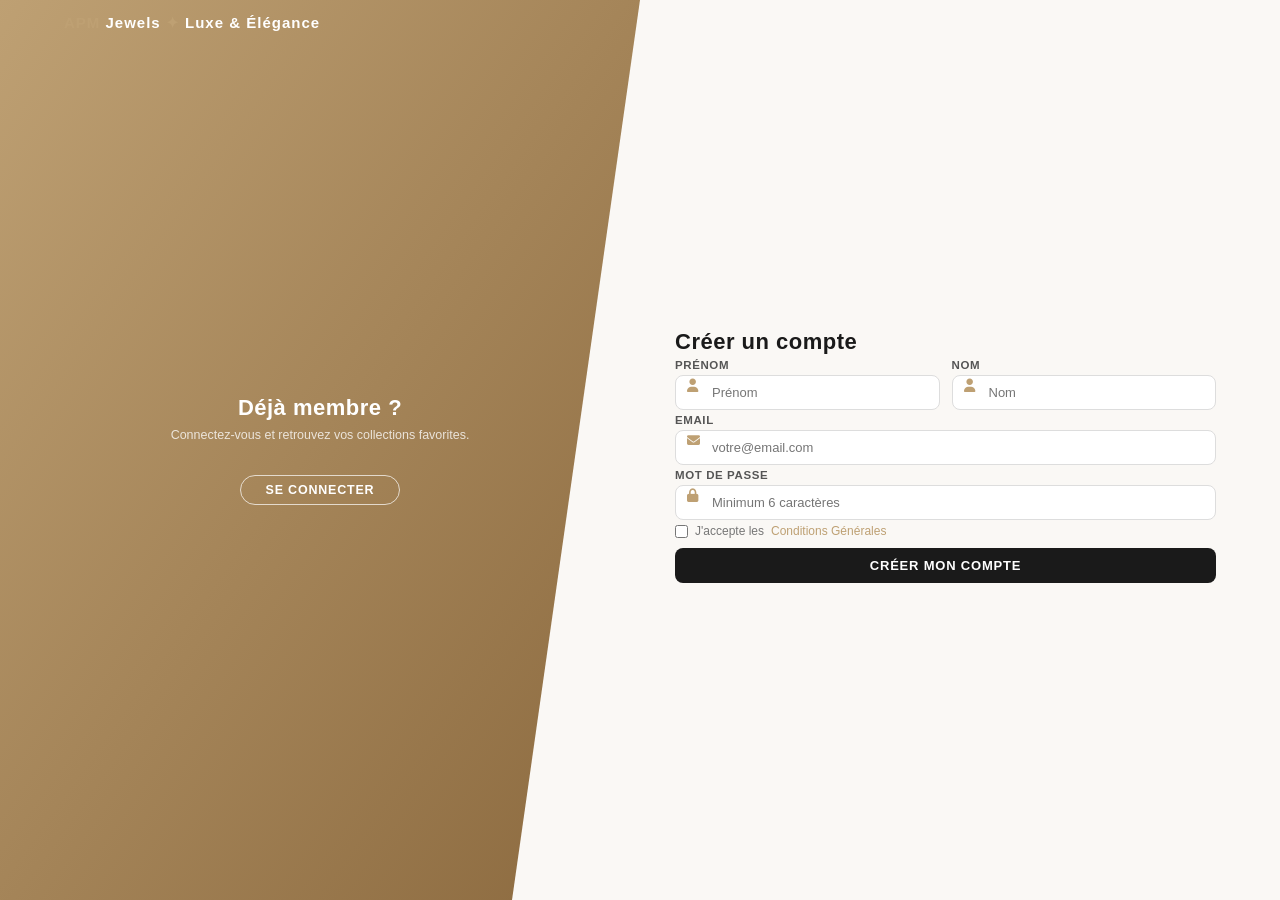
<file: html/connexion.html>
<!DOCTYPE html>
<html lang="fr">
<head>
    <meta charset="UTF-8">
    <meta name="viewport" content="width=device-width, initial-scale=1.0">
    <title>Connexion — APM Jewels</title>
    <link rel="stylesheet" href="https://cdnjs.cloudflare.com/ajax/libs/font-awesome/6.5.0/css/all.min.css">
    <link rel="stylesheet" href="../Styles/connexion-style.css">
</head>
<body>

<header>
    <a href="../index.html" class="home-button"> <span> APM </span> Jewels <span>✦</span> Luxe & Élégance</a>
</header>

<section class="login-section">

    <!-- Connexion -->
    <section class="login-container">
        <h3>Connexion</h3>
        <p class="explanatory-text">Accédez à votre espace personnel.</p>

        <form id="loginForm" novalidate>
            <div class="input-field">
                <label class="form-label" for="login-email">Email</label>
                <i class="fas fa-envelope"></i>
                <input type="email" id="login-email" placeholder="votre@email.com">
                <span class="field-error" id="login-email-err"></span>
            </div>

            <div class="input-field">
                <label class="form-label" for="login-password">Mot de passe</label>
                <i class="fas fa-lock"></i>
                <input type="password" id="login-password" placeholder="••••••••">
                <span class="field-error" id="login-pw-err"></span>
            </div>

            <label class="checkbox">
                <input type="checkbox" id="rememberMe"> Se souvenir de moi
            </label>

            <a href="#" class="forgot-link">Mot de passe oublié ?</a>

            <button type="submit">Se connecter</button>
            <div class="auth-msg" id="loginMsg"></div>
        </form>
    </section>

    <!-- Inscription -->
    <section class="signup-container">
        <h3>Créer un compte</h3>

        <form id="signupForm" novalidate>
            <div class="name-container">
                <div>
                    <div class="input-field">
                        <label class="form-label" for="first-name">Prénom</label>
                        <i class="fas fa-user"></i>
                        <input type="text" id="first-name" placeholder="Prénom">
                        <span class="field-error" id="signup-prenom-err"></span>
                    </div>
                </div>
                <div>
                    <div class="input-field">
                        <label class="form-label" for="last-name">Nom</label>
                        <i class="fas fa-user"></i>
                        <input type="text" id="last-name" placeholder="Nom">
                        <span class="field-error" id="signup-nom-err"></span>
                    </div>
                </div>
            </div>

            <div class="input-field">
                <label class="form-label" for="signup-email">Email</label>
                <i class="fas fa-envelope"></i>
                <input type="email" id="signup-email" placeholder="votre@email.com">
                <span class="field-error" id="signup-email-err"></span>
            </div>

            <div class="input-field">
                <label class="form-label" for="signup-password">Mot de passe</label>
                <i class="fas fa-lock"></i>
                <input type="password" id="signup-password" placeholder="Minimum 6 caractères">
                <span class="field-error" id="signup-pw-err"></span>
            </div>

            <label class="checkbox">
                <input type="checkbox" id="acceptTerms">
                J'accepte les <a href="#" style="color:var(--gold-dark);">Conditions Générales</a>
            </label>

            <button type="submit">Créer mon compte</button>
            <div class="auth-msg" id="signupMsg"></div>
        </form>
    </section>

    <!-- Overlay diagonal -->
    <section class="switcher-overlay">
        <svg viewBox="0 0 100 100" preserveAspectRatio="none">
            <defs>
                <linearGradient id="goldGrad" x1="0%" y1="0%" x2="100%" y2="100%">
                    <stop offset="0%" style="stop-color:rgb(190,160,115)" />
                    <stop offset="100%" style="stop-color:rgb(139,105,62)" />
                </linearGradient>
            </defs>
            <path class="overlay-path" d="M 0,0 L 100,0 L 80,100 L 0,100 z" fill="url(#goldGrad)"></path>
        </svg>

        <div class="signup-text">
            <h3>Pas encore membre ?</h3>
            <p class="explanatory-text">Créez un compte et accédez à nos collections exclusives.</p>
            <button class="switch">S'inscrire</button>
        </div>

        <div class="login-text">
            <h3>Déjà membre ?</h3>
            <p class="explanatory-text">Connectez-vous et retrouvez vos collections favorites.</p>
            <button class="switch">Se connecter</button>
        </div>
    </section>

</section>

<script src="../Scripts/connexionjs.js"></script>
</body>
</html>
</file>
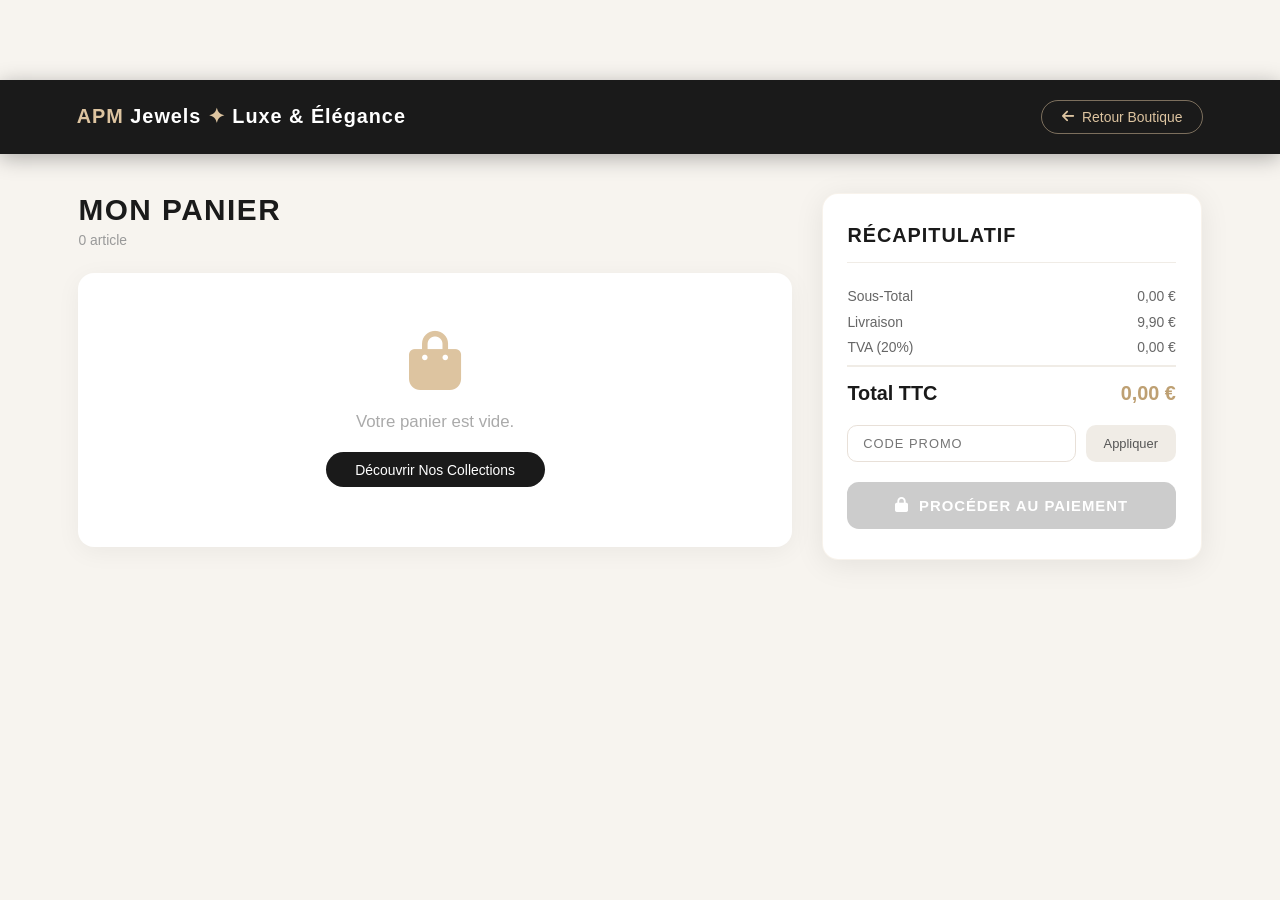
<file: html/panier.html>
<!DOCTYPE html>
<html lang="fr">
<head>
    <meta charset="UTF-8">
    <meta name="viewport" content="width=device-width, initial-scale=1.0">
    <title>Panier — APM Jewels</title>
    <link rel="stylesheet" href="https://cdnjs.cloudflare.com/ajax/libs/font-awesome/6.5.0/css/all.min.css">
    <link rel="stylesheet" href="../Styles/style.css">
    <link rel="stylesheet" href="../Styles/style-additions.css">
    <link rel="stylesheet" href="../Styles/stylepanier.css">
</head>
<body>

<!-- Header simplifié panier -->
<header class="panier-header-bar">
    <a href="../index.html" class="panier-logo"> <span>APM</span> Jewels <span>✦</span> Luxe & Élégance</a>
    <a href="../index.html" class="back-btn"><i class="fas fa-arrow-left"></i> Retour boutique</a>
</header>

<!-- Contenu panier -->
<div class="panier-page" id="panierPage">

    <!-- Colonne gauche: liste articles -->
    <div class="panier-left">
        <h1 class="panier-title">Mon Panier</h1>
        <p class="panier-count" id="panierCount">0 article(s)</p>

        <div id="panierEmpty" class="panier-empty" style="display:none;">
            <i class="fas fa-shopping-bag"></i>
            <p>Votre panier est vide.</p>
            <a href="../index.html">Découvrir nos collections</a>
        </div>

        <div class="panier-items" id="panierItems"></div>
    </div>

    <!-- Colonne droite: récapitulatif -->
    <div class="panier-summary" id="panierSummary">
        <h2 class="summary-title">Récapitulatif</h2>

        <div class="summary-line">
            <span>Sous-total</span>
            <span id="subtotalDisplay">0 €</span>
        </div>
        <div class="summary-line">
            <span>Livraison</span>
            <span id="livraisonDisplay">Offerte</span>
        </div>
        <div class="summary-line">
            <span>TVA (20%)</span>
            <span id="tvaDisplay">0 €</span>
        </div>
        <div class="summary-line total">
            <span>Total TTC</span>
            <span id="totalDisplay">0 €</span>
        </div>

        <div class="promo-wrap">
            <input type="text" class="promo-input" id="promoInput" placeholder="CODE PROMO">
            <button class="promo-btn" onclick="applyPromo()">Appliquer</button>
        </div>
        <div id="promoMsg" style="font-size:1.2rem; text-transform:none; margin-bottom:1rem;"></div>

        <button class="checkout-btn" id="checkoutBtn" onclick="openCheckout()">
            <i class="fas fa-lock"></i> Procéder au paiement
        </button>
    </div>
</div>

<div class="checkout-overlay" id="checkoutOverlay">
    <div class="checkout-modal">
        <div class="checkout-modal-header">
            <span class="checkout-modal-title">Finaliser la commande</span>
            <button class="close-modal-btn" onclick="closeCheckout()"><i class="fas fa-times"></i></button>
        </div>

        <!-- Indicateur d'étapes -->
        <div class="checkout-steps">
            <div class="step active" id="step-indicator-1">
                <span class="step-num">1</span> Livraison
            </div>
            <div class="step" id="step-indicator-2">
                <span class="step-num">2</span> Paiement
            </div>
            <div class="step" id="step-indicator-3">
                <span class="step-num">3</span> Confirmation
            </div>
        </div>

        <div class="checkout-body">

            <!-- ÉTAPE 1: Adresse de livraison -->
            <div class="checkout-section active" id="checkout-step-1">
                <h3 class="checkout-section-title"><i class="fas fa-map-marker-alt"></i> Adresse de livraison</h3>

                <div class="checkout-row">
                    <div class="checkout-form-group">
                        <label for="chkPrenom">Prénom</label>
                        <input type="text" class="checkout-input" id="chkPrenom" placeholder="Prénom">
                        <div class="checkout-error" id="err-prenom"></div>
                    </div>
                    <div class="checkout-form-group">
                        <label for="chkNom">Nom</label>
                        <input type="text" class="checkout-input" id="chkNom" placeholder="Nom">
                        <div class="checkout-error" id="err-nom"></div>
                    </div>
                </div>

                <div class="checkout-form-group">
                    <label for="chkEmail">Email</label>
                    <input type="email" class="checkout-input" id="chkEmail" placeholder="votre@email.com">
                    <div class="checkout-error" id="err-email"></div>
                </div>

                <div class="checkout-form-group">
                    <label for="chkTel">Téléphone</label>
                    <input type="tel" class="checkout-input" id="chkTel" placeholder="+213 6 00 00 00 00">
                    <div class="checkout-error" id="err-tel"></div>
                </div>

                <div class="checkout-form-group">
                    <label for="chkAdresse">Adresse</label>
                    <input type="text" class="checkout-input" id="chkAdresse" placeholder="Votre adresse">
                    <div class="checkout-error" id="err-adresse"></div>
                </div>

                <div class="checkout-row">
                    <div class="checkout-form-group">
                        <label for="chkVille">Ville</label>
                        <input type="text" class="checkout-input" id="chkVille" placeholder="Ville">
                        <div class="checkout-error" id="err-ville"></div>
                    </div>
                    <div class="checkout-form-group">
                        <label for="chkCode">Code postal</label>
                        <input type="text" class="checkout-input" id="chkCode" placeholder="00000">
                        <div class="checkout-error" id="err-code"></div>
                    </div>
                </div>

                <div class="checkout-nav">
                    <button class="next-btn" onclick="goStep(2)">Continuer <i class="fas fa-arrow-right"></i></button>
                </div>
            </div>

            <!-- ÉTAPE 2: Paiement -->
            <div class="checkout-section" id="checkout-step-2">
                <h3 class="checkout-section-title"><i class="fas fa-credit-card"></i> Informations de paiement</h3>

                <div class="checkout-form-group">
                    <label for="chkCardName">Nom sur la carte</label>
                    <input type="text" class="checkout-input" id="chkCardName" placeholder="Prénom Nom">
                    <div class="checkout-error" id="err-cardname"></div>
                </div>

                <div class="checkout-form-group">
                    <label for="chkCardNum">Numéro de carte</label>
                    <div class="card-number-wrap">
                        <input type="text" class="checkout-input" id="chkCardNum"
                            placeholder="1234 5678 9012 3456" maxlength="19">
                        <div class="card-icons">
                            <i class="fab fa-cc-visa" style="font-size:2.2rem; color:#1a1f71; opacity:0.6;"></i>
                            <i class="fab fa-cc-mastercard" style="font-size:2.2rem; color:#eb001b; opacity:0.6;"></i>
                        </div>
                    </div>
                    <div class="checkout-error" id="err-cardnum"></div>
                </div>

                <div class="checkout-row">
                    <div class="checkout-form-group">
                        <label for="chkExpiry">Date d'expiration</label>
                        <input type="text" class="checkout-input" id="chkExpiry"
                            placeholder="MM/AA" maxlength="5">
                        <div class="checkout-error" id="err-expiry"></div>
                    </div>
                    <div class="checkout-form-group">
                        <label for="chkCvv">CVV</label>
                        <input type="text" class="checkout-input" id="chkCvv"
                            placeholder="123" maxlength="4">
                        <div class="checkout-error" id="err-cvv"></div>
                    </div>
                </div>

                <div class="checkout-nav">
                    <button class="prev-btn" onclick="goStep(1)"><i class="fas fa-arrow-left"></i> Retour</button>
                    <button class="next-btn" onclick="goStep(3)">Vérifier <i class="fas fa-arrow-right"></i></button>
                </div>
            </div>

            <!-- ÉTAPE 3: Confirmation -->
            <div class="checkout-section" id="checkout-step-3">
                <h3 class="checkout-section-title"><i class="fas fa-check-circle"></i> Confirmer la commande</h3>

                <div class="order-recap" id="orderRecap"></div>

                <div style="font-size:1.3rem; color:#777; text-transform:none; line-height:1.7; margin-bottom:1.5rem;">
                    En confirmant, vous acceptez nos <a href="#" style="color:rgb(190,160,115);">conditions générales de vente</a>.
                    Votre paiement est sécurisé et crypté.
                </div>

                <div class="checkout-nav">
                    <button class="prev-btn" onclick="goStep(2)"><i class="fas fa-arrow-left"></i> Retour</button>
                    <button class="confirm-btn" onclick="confirmOrder()">
                        <i class="fas fa-lock"></i> Confirmer et payer
                    </button>
                </div>
            </div>

            <!-- ÉTAPE 4: Succès -->
            <div class="checkout-section" id="checkout-step-success">
                <div class="success-screen">
                    <div class="success-icon"><i class="fas fa-check"></i></div>
                    <h3>Commande confirmée !</h3>
                    <p>Merci pour votre achat. Vous recevrez un email de confirmation sous peu.</p>
                    <div class="order-ref" id="orderRef"></div>
                    <p>Livraison estimée : <strong id="deliveryDate"></strong></p>
                    <a href="../index.html" class="back-home-btn" onclick="clearCartAndClose()">
                        <i class="fas fa-gem"></i> Continuer mes achats
                    </a>
                </div>
            </div>

        </div>
    </div>
</div>

<script src="../Scripts/panierjs.js"></script>
</body>
</html>
</file>
<file: Styles/connexion-style.css>
:root {
    --gold: rgb(221, 196, 160);
    --gold-dark: rgb(190, 160, 115);
    --dark: #1a1a1a;
    --bg: #faf8f5;
}

* {
    box-sizing: border-box;
    margin: 0; padding: 0;
    font-family: Verdana, Geneva, Tahoma, sans-serif;
    outline: none; border: none;
    text-decoration: none;
    transition: .2s ease;
}

html { font-size: 62.5%; }
body { background: var(--bg); }

header {
    position: absolute;
    top: 0; left: 0; right: 0;
    padding: 1.4rem 5%;
    z-index: 10;
}

.home-button {
    font-size: 1.5rem;
    font-weight: 700;
    color: var(--dark);
    letter-spacing: 0.1rem;
}

.home-button span { color: var(--gold-dark); }
.signup-open .home-button { color: #fff; }

.login-section {
    position: relative;
    min-height: 100vh;
    overflow: hidden;
}

.login-section > section {
    width: 50%;
    position: absolute;
    top: 0; left: 0;
    padding: 6rem 3.5rem 2rem 5%;
    min-height: 100vh;
    display: flex;
    flex-direction: column;
    justify-content: center;
}

.signup-container.signup-container {
    left: 50%;
    padding: 6rem 5% 2rem 3.5rem;
}

/* Titres */
h3 {
    font-size: 2.2rem;
    font-weight: 700;
    color: var(--dark);
    margin-bottom: 0.4rem;
    letter-spacing: 0.05rem;
}

.explanatory-text {
    font-size: 1.25rem;
    color: #999;
    line-height: 1.6;
    margin-bottom: 2rem;
    text-align: center;
}

/* Champs */
form > *:not(.checkbox):not(.name-container) {
    display: block;
}

.form-label {
    display: block;
    font-size: 1.15rem;
    font-weight: 600;
    color: #555;
    margin-bottom: 0.4rem;
    text-transform: uppercase;
    letter-spacing: 0.06rem;
}

.input-field {
    position: relative;
    margin-bottom: 1.4rem;
}

.input-field i {
    position: absolute;
    left: 1.2rem;
    top: 50%;
    transform: translateY(-50%);
    color: var(--gold-dark);
    font-size: 1.3rem;
    pointer-events: none;
}

.input-field input {
    width: 100%;
    padding: 0.9rem 1.2rem 0.9rem 3.6rem;
    border: 1.5px solid #ddd !important;
    border-radius: 0.8rem;
    font-size: 1.3rem;
    font-family: Verdana, Geneva, Tahoma, sans-serif;
    color: var(--dark);
    background: #fff;
}

.input-field input:focus {
    border-color: var(--gold-dark) !important;
    box-shadow: 0 0 0 3px rgba(190,160,115,0.12);
}

.field-error {
    display: block;
    font-size: 1.05rem;
    color: #c0392b;
    margin-top: -1rem;
    margin-bottom: 0.8rem;
}

/* Bouton submit */
.login-section button[type="submit"] {
    width: 100%;
    background: var(--dark);
    color: #fff;
    border-radius: 0.8rem;
    padding: 1rem;
    font-size: 1.3rem;
    font-weight: 700;
    font-family: Verdana, Geneva, Tahoma, sans-serif;
    letter-spacing: 0.08rem;
    cursor: pointer;
    text-transform: uppercase;
    margin-top: 0.4rem;
}

.login-section button[type="submit"]:hover {
    background: var(--gold-dark);
    color: #fff;
}

/* Checkbox + lien oublié */
.checkbox {
    display: flex !important;
    align-items: center;
    gap: 0.7rem;
    font-size: 1.2rem;
    color: #777;
    margin-bottom: 1rem;
    cursor: pointer;
}

.checkbox input { width: auto !important; accent-color: var(--gold-dark); }

.forgot-link {
    float: right;
    font-size: 1.1rem;
    color: var(--gold-dark);
    margin-bottom: 1.2rem;
}

.forgot-link:hover { color: var(--dark); }

/* Nom sur deux colonnes */
.name-container {
    display: flex;
    gap: 1.2rem;
}

.name-container > div { flex: 1; }

/* Message auth */
.auth-msg {
    display: none;
    align-items: center;
    gap: 0.8rem;
    padding: 0.9rem 1.2rem;
    border-radius: 0.8rem;
    font-size: 1.2rem;
    margin-top: 1rem;
}

.auth-msg.success {
    background: #eafaf1;
    border: 1px solid #a9dfbf;
    color: #27ae60;
}

.auth-msg.error {
    background: #fdedec;
    border: 1px solid #f5b7b1;
    color: #c0392b;
}

/* Overlay diagonal */
.switcher-overlay {
    color: #fff;
    text-align: center;
    position: absolute;
    top: 0; left: 0;
    transition: transform 0.22s ease;
    height: 100%;
    width: 50%;
    padding: 0 5em 0 1em;
    overflow: hidden;
    z-index: 5;
}

.switcher-overlay svg {
    width: 100%;
    height: 100%;
    position: absolute;
    left: 0; top: 0;
}

.switcher-overlay > div {
    position: absolute;
    top: 0; bottom: 0; left: 0; right: 0;
    display: flex;
    flex-direction: column;
    align-items: center;
    justify-content: center;
    padding: 2rem 3rem;
}

.switcher-overlay h3 { color: #fff; }
.switcher-overlay .explanatory-text { color: rgba(255,255,255,0.78); }

.switcher-overlay button.switch {
    background: transparent;
    border: 1.5px solid rgba(255,255,255,0.7) !important;
    color: #fff;
    border-radius: 5rem;
    padding: 0.7rem 2.5rem;
    font-size: 1.25rem;
    font-family: Verdana, Geneva, Tahoma, sans-serif;
    cursor: pointer;
    margin-top: 1rem;
    letter-spacing: 0.08rem;
    text-transform: uppercase;
    font-weight: 700;
}

.switcher-overlay button.switch:hover {
    background: rgba(255,255,255,0.15);
}

.login-open .switcher-overlay {
    transform: translateX(100%);
    padding: 0 1em 0 5em;
}

.login-open .overlay-path {
    d: path('M 0,0 L 100,0 L 100,100 L 20,100 z');
}

.login-open .login-text,
.signup-open .signup-text { display: none; }

/* Responsive */
@media (max-width: 680px) {
    .login-section > section {
        width: 100%;
        position: static;
        min-height: auto;
        padding: 5.5rem 5% 2.5rem;
    }

    .switcher-overlay {
        height: auto !important;
        position: static;
        transform: none !important;
        padding: 2.5rem 5%;
        color: var(--dark);
    }

    .switcher-overlay svg { display: none; }
    .switcher-overlay > div { top: auto; transform: none; }
    .switcher-overlay h3 { color: var(--dark); }
    .switcher-overlay .explanatory-text { color: #999; }
    .switcher-overlay button.switch {
        border-color: var(--gold-dark) !important;
        color: var(--dark);
    }
    .signup-open .home-button { color: var(--dark); }
}

@keyframes bounceRight {
    0%, 100% { transform: translateX(0); }
    30% { transform: translateX(5px); }
}
@keyframes bounceLeft {
    0%, 100% { transform: translateX(0); }
    30% { transform: translateX(-5px); }
}
</file>
<file: Styles/style.css>
:root {
    color: rgb(239, 216, 190);
    --gold: rgb(221, 196, 160);
    --gold-dark: rgb(190, 160, 115);
    --gold-light: rgb(245, 230, 210);
    --dark: #1a1a1a;
    --text-dark: #333;

}

body{
    padding-top: 80px;
}

*{
    margin:0; 
    padding:0;
    box-sizing: border-box;
    font-family: Verdana, Geneva, Tahoma, sans-serif;
    outline: none;
    border: none;
    text-decoration: none;
    text-transform: capitalize ;
    transition: .3s ease;
}

html{
    font-size: 62%;
    scroll-behavior: smooth;
    scroll-padding-top:6rem ;
    overflow-x: hidden;
}

section{
    padding:2rem 9% ;
}

.btn{
    display: inline-block;
    margin-top: 2rem;
    background: rgb(221, 196, 160);
    color: #1a1a1a;
    padding: 1.2rem 4rem;
    cursor: pointer;
    font-size: 1.3rem;
    border-radius: 0;
    letter-spacing: 0.25rem;
    text-transform: uppercase;
    font-weight: 700;
}

.btn:hover{
    background: #1a1a1a;
    color: rgb(221, 196, 160);
}

.heading{
    text-align: center;
    font-size: 4rem;
    color: #000000;
    padding: 1rem;
    margin: 5rem 0 2rem;
    position: relative;
    z-index: 2;
}

.heading span {
  color: rgb(255, 250, 192);
}

header{
    position: fixed;
    top: 0;
    left: 0;
    right: 0;
    background: white ;
    padding: 2rem 9%;
    display: flex;
    align-items: center;
    justify-content: space-between;
    z-index: 1000;
    box-shadow: 0 5rem 1rem rgb(0, 0,0,.1);
}

header .logo{
    font-size: 3rem;
    color: rgba(10, 10, 8, 0.76);
    font-weight: bolder;
    flex: 1;
}

header .logo span {
    color: rgb(221, 196, 160);
}

header .navbar{
    display: flex;
    justify-content: center;
    flex: 1 ;
 }

header .navbar a{
    margin: 0 20px;
    font-size: 1.6rem;
    letter-spacing: 1px;
 }

 header .navbar a{
    font-size: 1.5rem;
    padding: 0 1.5rem;
    color: #080707;
 }

 header .navbar a:hover{
    color:rgb(240, 189, 135);
}

header .icons {
    display: flex;
    align-items: center;
    gap: 1.2rem;
    flex: 1;
    justify-content: flex-end;
}

header .icons a{
    font-size: 2rem;
    color: #050405;
}

header .icons a:hover{
    color: rgb(0, 0, 0) ;
}

header #toggler {
    display: none;
}

header .fa-bars {
    font-size: 3rem;
    color:rgb(75, 8, 95) ;
    border-radius: .5rem;
    padding:.5rem 1.5rem ;
    cursor: pointer;
    border: 1rem solid rgba(0,0,0,.3);
    display: none;
}

.btn-login {
    display: inline-block;
    background: transparent;
    color: var(--dark) !important;
    border: 1.5px solid var(--gold-dark) !important;
    padding: .6rem 2rem;
    border-radius: 5rem;
    font-size: 1.4rem;
    font-weight: 600;
    letter-spacing: 1px;
    cursor: pointer;
    transition: all .3s ease;
    text-transform: capitalize;
}

.btn-login:hover {
    background: var(--gold);
    color: #fff !important;
    border-color: var(--gold) !important;
}

.home{
    display: flex;
    align-items: center;
    justify-content: flex-start;
    min-height:100vh; 
    width: 100%;
    padding: 0 9%;
    background: linear-gradient(rgba(0,0,0,0.45), rgba(0,0,0,0.45)),
    url("../Images/image.jpg") no-repeat center;
    background-size: cover;
    position: relative;
    z-index: 0;
    overflow: hidden;
}

.home .content {
    text-align: left;
    color: white;
    z-index: 2;
    padding-left: 4rem;
    border-left: 3px solid rgba(221,196,160,0.6);
}

.home .content h3{
    font-size: 7rem;
    color: rgb(221, 196, 160);
    font-family: 'Georgia', serif;
    font-weight: 400;
    text-transform: uppercase;
    letter-spacing: 0.6rem;
    line-height: 1;
    margin-bottom: 2rem;
}

.home .content span{
    font-size: 1.3rem;
    color: rgba(255,255,255,0.6);
    display: block;
    margin: 0 0 2rem 0;
    letter-spacing: 0.25rem;
    text-transform: uppercase;
    padding: 1rem 0;
    border-top: 1px solid rgba(221,196,160,0.4);
    border-bottom: 1px solid rgba(221,196,160,0.4);
    max-width: 420px;
}

.home .content p{
    font-size: 1.5rem;
    color: rgba(255,255,255,0.6);
    line-height: 1.8;
    font-style: italic;
    margin-bottom: 2.5rem;
}

.about{
    position: relative;
    z-index: 1;
    padding: 0;
    overflow: hidden;
    margin-top: 0;
    margin-top: -80px;
}

.about .row{
    display: flex;
    align-items: center;
    gap: 3rem;
    flex-wrap: wrap;
    padding: 4rem 0;
  
}

.about .row .video-container {
    flex: 1 1 40rem;
    max-width: 500px;
    margin: 0 auto;
    margin-top: 3rem;
    border-radius: 8px;
    overflow: hidden;
    box-shadow: 0 .5rem 1rem rgba(0,0,0,.1);
}

.about .row .video-container video {
    width: 100%;
    height: 100%;
    display: block;
    object-fit: cover;
    background: black;
}

.about .row .content {
     flex: 1 ;
}

.about .row .content h3{
   font-size: 7rem;
    font-weight: 300;
    letter-spacing: 1rem;
    color: white;
   
}

.about .content{
    padding: 1rem;
}

.about .row .content p{
    font-size: 1.7rem;
    color: #666;
    padding: .5rem 0;
    margin-bottom: 2rem;
    line-height: 1.8;
}

video{
    width: 100%;
    height: 100%;
    object-fit: cover;
    background: black;
}

#product {
    background: #faf8f5;
    padding: 5rem 6%;
}

.product-header {
    text-align: center;
    margin-bottom: 4rem;
    padding-bottom: 3rem;
    border-bottom: 1px solid rgba(221, 196, 160, 0.4);
}

.product-main-title {
    font-size: 4rem;
    color: var(--dark);
    letter-spacing: 0.4rem;
    text-transform: uppercase;
    font-weight: 700;
    position: relative;
    display: inline-block;
    margin-bottom: 1rem;
}

.product-main-title::after {
    content: '';
    display: block;
    width: 60px;
    height: 3px;
    background: var(--gold);
    margin: 0.8rem auto 0;
    border-radius: 10px;
}

.product-subtitle {
    font-size: 1.5rem;
    color: #888;
    letter-spacing: 0.2rem;
    font-style: italic;
    text-transform: none;
}

.category-tabs {
    display: flex;
    justify-content: center;
    flex-wrap: wrap;
    gap: 1rem;
    margin-bottom: 4rem;
}

.tab-btn {
    background: #fff;
    border: 1.5px solid #ddd !important;
    color: #555;
    padding: 0.8rem 2.5rem;
    border-radius: 5rem;
    font-size: 1.4rem;
    font-family: Verdana, Geneva, Tahoma, sans-serif;
    cursor: pointer;
    letter-spacing: 0.05rem;
    transition: all 0.25s ease;
    text-transform: capitalize;
}

.tab-btn:hover {
    border-color: var(--gold) !important;
    color: var(--gold-dark);
}

.tab-btn.active {
    background: var(--dark);
    border-color: var(--dark) !important;
    color: #fff;
}

.collection-block {
    margin-bottom: 5rem;
}

.collection-label {
    display: flex;
    align-items: center;
    gap: 1.2rem;
    margin-bottom: 2rem;
    padding-bottom: 1.2rem;
    border-bottom: 1px solid rgba(221, 196, 160, 0.35);
}

.collection-icon {
    font-size: 1.8rem;
    color: var(--gold);
    flex-shrink: 0;
}

.collection-title {
    font-size: 2.2rem;
    color: var(--dark);
    font-weight: 600;
    letter-spacing: 0.25rem;
    text-transform: uppercase;
    flex: 1;
}

.scroll-arrows {
    display: flex;
    gap: 0.8rem;
}

.arrow-btn {
    width: 3.8rem;
    height: 3.8rem;
    border-radius: 50%;
    background: #fff;
    border: 1.5px solid #ddd !important;
    color: #555;
    font-size: 1.4rem;
    cursor: pointer;
    display: flex;
    align-items: center;
    justify-content: center;
    transition: all 0.2s ease;
}

.arrow-btn:hover {
    background: var(--gold);
    border-color: var(--gold) !important;
    color: #fff;
}

.products-scroll {
    display: flex;
    gap: 2.2rem;
    overflow-x: auto;
    scroll-behavior: smooth;
    padding-bottom: 1.5rem;
    padding-right: 1rem;
    scrollbar-width: thin;
    scrollbar-color: var(--gold) #f0ece6;
}

.products-scroll::-webkit-scrollbar {
    height: 5px;
}

.products-scroll::-webkit-scrollbar-track {
    background: #f0ece6;
    border-radius: 10px;
}

.products-scroll::-webkit-scrollbar-thumb {
    background: var(--gold);
    border-radius: 10px;
}

.product-card {
    flex: 0 0 260px;
    background: #fff;
    border-radius: 12px;
    overflow: hidden;
    box-shadow: 0 2px 14px rgba(0, 0, 0, 0.06);
    transition: transform 0.3s ease, box-shadow 0.3s ease;
    cursor: pointer;
}

.product-card:hover {
    transform: translateY(-6px);
    box-shadow: 0 10px 30px rgba(0, 0, 0, 0.12);
}

.card-img-wrap {
    position: relative;
    width: 100%;
    height: 220px;
    overflow: hidden;
    background: #f5f0ea;
}

.card-img-wrap img {
    width: 100%;
    height: 100%;
    object-fit: cover;
    transition: transform 0.5s ease;
    display: block;
}

.product-card:hover .card-img-wrap img {
    transform: scale(1.07);
}

.card-overlay {
    position: absolute;
    inset: 0;
    background: rgba(26, 26, 26, 0.45);
    display: flex;
    align-items: center;
    justify-content: center;
    opacity: 0;
    transition: opacity 0.3s ease;
}

.product-card:hover .card-overlay {
    opacity: 1;
}

.overlay-btn {
    background: #fff;
    color: var(--dark);
    padding: 0.9rem 2.2rem;
    border-radius: 5rem;
    font-size: 1.25rem;
    font-weight: 600;
    letter-spacing: 0.05rem;
    text-transform: capitalize;
    transition: background 0.2s;
}

.overlay-btn:hover {
    background: var(--gold);
    color: #fff;
}

.badge-new,
.badge-promo {
    position: absolute;
    top: 1rem;
    left: 1rem;
    padding: 0.4rem 1.2rem;
    border-radius: 5rem;
    font-size: 1.1rem;
    font-weight: 700;
    letter-spacing: 0.05rem;
    text-transform: uppercase;
}

.badge-new {
    background: var(--dark);
    color: #fff;
}

.badge-promo {
    background: #c0392b;
    color: #fff;
}

.card-info {
    padding: 1.5rem 1.8rem;
}

.card-name {
    font-size: 1.5rem;
    color: var(--dark);
    font-weight: 600;
    margin-bottom: 1rem;
    text-transform: capitalize;
    letter-spacing: 0.05rem;
    white-space: nowrap;
    overflow: hidden;
    text-overflow: ellipsis;
}

.card-bottom {
    display: flex;
    align-items: center;
    justify-content: space-between;
    gap: 1rem;
}

.card-price {
    font-size: 1.8rem;
    font-weight: 700;
    color: var(--gold-dark);
    letter-spacing: 0.03rem;
}

.card-buy {
    display: inline-flex;
    align-items: center;
    gap: 0.5rem;
    background: var(--dark);
    color: #fff;
    padding: 0.7rem 1.6rem;
    border-radius: 5rem;
    font-size: 1.2rem;
    font-weight: 600;
    letter-spacing: 0.05rem;
    text-transform: capitalize;
    white-space: nowrap;
    transition: background 0.25s;
}

.card-buy:hover {
    background: var(--gold-dark);
    color: #fff;
}

.card-buy i {
    font-size: 1.2rem;
}

/* Modal aperçu rapide */
.apercu-overlay {
    display: none;
    position: fixed;
    inset: 0;
    background: rgba(0,0,0,0.7);
    z-index: 9999;
    align-items: center;
    justify-content: center;
}

.apercu-overlay.open {
    display: flex;
}

.apercu-box {
    background: #fff;
    border-radius: 12px;
    overflow: hidden;
    max-width: 420px;
    width: 90%;
    box-shadow: 0 20px 60px rgba(0,0,0,0.3);
    position: relative;
}

.apercu-box img {
    width: 100%;
    height: 350px;
    object-fit: cover;
    display: block;
}

.apercu-box .apercu-info {
    padding: 1.5rem 2rem;
    display: flex;
    align-items: center;
    justify-content: space-between;
}

.apercu-box .apercu-name {
    font-size: 1.5rem;
    font-weight: 700;
    color: #1a1a1a;
}

.apercu-box .apercu-price {
    font-size: 1.6rem;
    font-weight: 700;
    color: rgb(190,160,115);
}

.apercu-close {
    position: absolute;
    top: 1rem; right: 1rem;
    background: rgba(0,0,0,0.5);
    color: #fff;
    border: none;
    width: 3rem; height: 3rem;
    border-radius: 50%;
    font-size: 1.6rem;
    cursor: pointer;
    display: flex;
    align-items: center;
    justify-content: center;
}
</file>
<file: Styles/style-additions.css>
.about {
    position: relative;
    overflow: hidden;
    padding: 0;
}

.about-bg-deco {
    position: absolute;
    top: -120px; right: -120px;
    width: 500px; height: 500px;
    border-radius: 50%;
    background: radial-gradient(circle, rgba(221,196,160,0.12) 0%, transparent 70%);
    pointer-events: none;
}

.about-heading {
    color: #fff !important;
    position: relative;
    z-index: 3;
}

.heading-line {
    position: relative;
    display: inline-block;
}

.heading-line::before {
    content: '';
    position: absolute;
    bottom: -8px; left: 50%; transform: translateX(-50%);
    width: 80px; height: 3px;
    background: linear-gradient(90deg, transparent, rgb(221,196,160), transparent);
    border-radius: 10px;
}

.about .row .video-container {
    position: absolute;
    top: -80px;
    left: 0;
    right: 0;
    bottom: 0;
    max-width: 100%;
    width: 100%;
    height: calc(100% + 80px);
    margin: 0;
    border-radius: 0;
    z-index: 0;
}

.about .row {
    position: relative;
    z-index: 2;
    padding: 6rem 9%;
    margin-top: 0;
}

.about::after {
    content: '';
    position: absolute;
    inset: 0;
    background: rgba(0,0,0,0.55);
    z-index: 1;
}

.video-frame-deco {
    position: absolute;
    top: -15px; left: -15px;
    right: 15px; bottom: 15px;
    border: 2px solid rgba(221, 196, 160, 0.4);
    border-radius: 10px;
    pointer-events: none;
    z-index: 0;
}

.about .row .video-container video {
    position: relative;
    z-index: 1;
    border-radius: 8px;
    box-shadow: 0 20px 60px rgba(0,0,0,0.5);
}

.about .row .content {
    position: relative;
    z-index: 1;
}

.about-badge {
    display: inline-block;
    background: rgba(221,196,160,0.15);
    border: 1px solid rgba(221,196,160,0.4);
    color: rgb(221,196,160);
    font-size: 1.2rem;
    letter-spacing: 0.2rem;
    padding: 0.5rem 1.8rem;
    border-radius: 5rem;
    margin-bottom: 1.5rem;
    text-transform: uppercase;
}

.about .row .content h3 {
    color: #fff !important;
    font-size: 5rem;
    font-weight: 600;
    letter-spacing: 0.3rem;
    margin-bottom: 2rem;
    line-height: 1.1;
}

.about .row .content p {
    color: rgba(255,255,255,0.72) !important;
    font-size: 1.6rem;
    line-height: 1.9;
    margin-bottom: 1.5rem;
    border-left: 3px solid rgba(221,196,160,0.4);
    padding-left: 1.5rem;
}

.about-features {
    display: flex;
    gap: 2rem;
    flex-wrap: wrap;
    margin: 2.5rem 0;
}

.about-feature {
    display: flex;
    align-items: center;
    gap: 0.8rem;
    background: rgba(255,255,255,0.06);
    border: 1px solid rgba(221,196,160,0.2);
    border-radius: 0.8rem;
    padding: 1rem 1.5rem;
    color: rgba(255,255,255,0.85);
    font-size: 1.3rem;
    transition: all 0.3s ease;
}

.about-feature:hover {
    background: rgba(221,196,160,0.12);
    border-color: rgba(221,196,160,0.5);
    transform: translateY(-3px);
}

.about-feature i {
    color: rgb(221,196,160);
    font-size: 1.6rem;
}

.about .btn {
    background: linear-gradient(135deg, rgb(221,196,160), rgb(190,160,115));
    color: #1a1a1a;
    font-weight: 700;
    border: none;
    letter-spacing: 0.1rem;
    box-shadow: 0 8px 25px rgba(221,196,160,0.3);
}

.about .btn:hover {
    background: #fff;
    color: #1a1a1a;
    box-shadow: 0 12px 35px rgba(255,255,255,0.2);
    transform: translateY(-2px);
}

.contact {
    background: #f7f4ef;
    padding: 8rem 6%;
    position: relative;
    overflow: hidden;
}

.contact::before {
    content: '✦';
    position: absolute;
    font-size: 30rem;
    color: rgba(221,196,160,0.06);
    top: -5rem; right: -5rem;
    pointer-events: none;
    line-height: 1;
}

.contact-inner {
    max-width: 1200px;
    margin: 0 auto;
    display: flex;
    gap: 6rem;
    align-items: flex-start;
    flex-wrap: wrap;
}

/* Left side */
.contact-left {
    flex: 1 1 30rem;
}

.contact-badge {
    display: inline-block;
    background: rgba(221,196,160,0.18);
    border: 1px solid rgba(190,160,115,0.4);
    color: rgb(150,115,70);
    font-size: 1.2rem;
    letter-spacing: 0.2rem;
    padding: 0.5rem 1.8rem;
    border-radius: 5rem;
    margin-bottom: 1.5rem;
    text-transform: uppercase;
}

.contact-title {
    font-size: 4rem;
    color: #1a1a1a;
    font-weight: 700;
    line-height: 1.2;
    margin-bottom: 1.5rem;
    letter-spacing: 0.05rem;
}

.contact-title span {
    color: rgb(190,160,115);
}

.contact-desc {
    font-size: 1.5rem;
    color: #777;
    line-height: 1.8;
    margin-bottom: 3rem;
    text-transform: none;
}

.contact-info-list {
    display: flex;
    flex-direction: column;
    gap: 1.8rem;
    margin-bottom: 3rem;
}

.contact-info-item {
    display: flex;
    align-items: flex-start;
    gap: 1.5rem;
}

.contact-info-icon {
    width: 4.5rem; height: 4.5rem;
    min-width: 4.5rem;
    background: #fff;
    border: 1.5px solid rgba(221,196,160,0.5);
    border-radius: 50%;
    display: flex; align-items: center; justify-content: center;
    color: rgb(190,160,115);
    font-size: 1.6rem;
    box-shadow: 0 4px 15px rgba(0,0,0,0.06);
    transition: all 0.3s ease;
}

.contact-info-item:hover .contact-info-icon {
    background: rgb(221,196,160);
    color: #fff;
    transform: scale(1.1);
}

.contact-info-item strong {
    display: block;
    font-size: 1.4rem;
    color: #1a1a1a;
    margin-bottom: 0.3rem;
}

.contact-info-item p {
    font-size: 1.4rem;
    color: #777;
    text-transform: none;
    margin: 0;
}

.contact-socials {
    display: flex;
    gap: 1.2rem;
}

.social-link {
    width: 4rem; height: 4rem;
    background: #fff;
    border: 1.5px solid #ddd;
    border-radius: 50%;
    display: flex; align-items: center; justify-content: center;
    font-size: 1.5rem;
    color: #555;
    transition: all 0.3s ease;
}

.social-link:hover {
    background: #1a1a1a;
    border-color: #1a1a1a;
    color: rgb(221,196,160);
    transform: translateY(-3px);
    box-shadow: 0 8px 20px rgba(0,0,0,0.15);
}

.contact-right {
    flex: 1 1 38rem;
}

.contact-form {
    background: #fff;
    border-radius: 20px;
    padding: 4rem;
    box-shadow: 0 15px 50px rgba(0,0,0,0.08);
    border: 1px solid rgba(221,196,160,0.2);
}

.form-group {
    margin-bottom: 2rem;
}

.form-group label {
    display: block;
    font-size: 1.3rem;
    font-weight: 600;
    color: #333;
    margin-bottom: 0.8rem;
    letter-spacing: 0.05rem;
    text-transform: capitalize;
}

.input-wrap {
    position: relative;
    display: flex;
    align-items: center;
}

.input-wrap i {
    position: absolute;
    left: 1.5rem;
    color: rgb(190,160,115);
    font-size: 1.5rem;
    z-index: 1;
    pointer-events: none;
}

.input-wrap input,
.input-wrap textarea {
    width: 100%;
    padding: 1.2rem 1.5rem 1.2rem 4.5rem;
    border: 1.5px solid #e8e0d8;
    border-radius: 1rem;
    font-size: 1.4rem;
    font-family: Verdana, Geneva, Tahoma, sans-serif;
    color: #333;
    background: #faf8f5;
    transition: all 0.3s ease;
    text-transform: none;
}

.input-wrap.textarea-wrap {
    align-items: flex-start;
}

.input-wrap.textarea-wrap i {
    top: 1.4rem;
}

.input-wrap input:focus,
.input-wrap textarea:focus {
    border-color: rgb(190,160,115);
    background: #fff;
    box-shadow: 0 0 0 4px rgba(221,196,160,0.15);
    outline: none;
}

.input-wrap textarea {
    resize: vertical;
    min-height: 12rem;
}

.form-error {
    display: block;
    font-size: 1.2rem;
    color: #c0392b;
    margin-top: 0.5rem;
    min-height: 1.6rem;
    text-transform: none;
}

.contact-btn {
    width: 100%;
    padding: 1.4rem;
    background: linear-gradient(135deg, #1a1a1a, #333);
    color: #fff;
    border: none;
    border-radius: 1rem;
    font-size: 1.5rem;
    font-weight: 700;
    font-family: Verdana, Geneva, Tahoma, sans-serif;
    letter-spacing: 0.1rem;
    cursor: pointer;
    display: flex;
    align-items: center;
    justify-content: center;
    gap: 1rem;
    transition: all 0.3s ease;
    text-transform: uppercase;
    margin-top: 2rem;
}

.contact-btn:hover {
    background: linear-gradient(135deg, rgb(190,160,115), rgb(221,196,160));
    color: #1a1a1a;
    transform: translateY(-2px);
    box-shadow: 0 10px 30px rgba(221,196,160,0.35);
}

.contact-btn i {
    font-size: 1.6rem;
    transition: transform 0.3s ease;
}

.contact-btn:hover i {
    transform: translateX(4px) rotate(-30deg);
}

.contact-success {
    display: none;
    align-items: center;
    gap: 1rem;
    background: rgba(39,174,96,0.1);
    border: 1px solid rgba(39,174,96,0.3);
    color: #27ae60;
    border-radius: 1rem;
    padding: 1.2rem 1.8rem;
    font-size: 1.4rem;
    margin-top: 1.5rem;
    text-transform: none;
}

.contact-success i {
    font-size: 1.8rem;
}

.site-footer {
    background: #111;
    padding: 3rem 6%;
    text-align: center;
    border-top: 1px solid rgba(221,196,160,0.2);
}

.footer-inner {
    max-width: 1200px;
    margin: 0 auto;
    display: flex;
    flex-direction: column;
    align-items: center;
    gap: 1.2rem;
}

.footer-logo {
    font-size: 2rem;
    font-weight: 700;
    color: #fff;
    letter-spacing: 0.2rem;
}

.footer-logo span {
    color: rgb(221,196,160);
}

.footer-copy {
    font-size: 1.3rem;
    color: #666;
    text-transform: none;
}

.footer-links {
    display: flex;
    gap: 2rem;
    flex-wrap: wrap;
    justify-content: center;
}

.footer-links a {
    font-size: 1.3rem;
    color: #888;
    transition: color 0.3s;
}

.footer-links a:hover {
    color: rgb(221,196,160);
}

.cart-toast {
    position: fixed;
    bottom: 3rem;
    right: 3rem;
    background: #1a1a1a;
    color: #fff;
    padding: 1.5rem 2.5rem;
    border-radius: 1rem;
    display: flex;
    align-items: center;
    gap: 1.2rem;
    font-size: 1.4rem;
    box-shadow: 0 10px 40px rgba(0,0,0,0.25);
    border-left: 4px solid rgb(221,196,160);
    transform: translateX(120%);
    opacity: 0;
    transition: all 0.4s cubic-bezier(0.34, 1.56, 0.64, 1);
    z-index: 9999;
    text-transform: none;
}

.cart-toast.show {
    transform: translateX(0);
    opacity: 1;
}

.cart-toast i {
    color: rgb(221,196,160);
    font-size: 1.8rem;
}

@media (max-width: 768px) {
    .about {
        padding: 5rem 5%;
    }

    .about .row .content h3 {
        font-size: 3.5rem;
    }

    .about-features {
        gap: 1rem;
    }

    .about-feature {
        font-size: 1.2rem;
        padding: 0.8rem 1.2rem;
    }

    .contact {
        padding: 5rem 4%;
    }

    .contact-inner {
        gap: 4rem;
    }

    .contact-title {
        font-size: 3rem;
    }

    .contact-form {
        padding: 2.5rem 2rem;
    }

    .cart-toast {
        right: 1.5rem;
        bottom: 1.5rem;
        font-size: 1.2rem;
        padding: 1.2rem 1.8rem;
    }
}




.product-cart-cta {
    display: flex;
    justify-content: center;
    margin-top: 4rem;
    padding-top: 3rem;
    border-top: 1px solid rgba(221, 196, 160, 0.3);
}

.btn-voir-panier {
    display: inline-flex;
    align-items: center;
    gap: 1.2rem;
    background: linear-gradient(135deg, #1a1a1a, #2c2c2c);
    color: #fff;
    padding: 1.4rem 4rem;
    border-radius: 5rem;
    font-size: 1.6rem;
    font-weight: 700;
    letter-spacing: 0.1rem;
    text-transform: uppercase;
    position: relative;
    transition: all 0.35s ease;
    box-shadow: 0 8px 30px rgba(0,0,0,0.15);
}

.btn-voir-panier:hover {
    background: linear-gradient(135deg, rgb(190,160,115), rgb(221,196,160));
    color: #1a1a1a;
    transform: translateY(-3px);
    box-shadow: 0 14px 40px rgba(221,196,160,0.35);
}

.btn-voir-panier i {
    font-size: 1.8rem;
}

.panier-cta-badge {
    position: absolute;
    top: -8px; right: -8px;
    background: #c0392b;
    color: #fff;
    font-size: 1.1rem;
    font-weight: 800;
    min-width: 22px; height: 22px;
    border-radius: 50%;
    display: flex;
    align-items: center;
    justify-content: center;
    border: 2px solid #faf8f5;
    line-height: 1;
    padding: 0 4px;
}

/* ================================================================
   MENU UTILISATEUR CONNECTÉ
   ================================================================ */
.user-menu-wrap {
    position: relative;
}

.user-avatar-btn {
    display: flex;
    align-items: center;
    gap: 0.7rem;
    background: transparent;
    border: 1.5px solid rgb(221,196,160) !important;
    border-radius: 5rem;
    padding: 0.5rem 1.4rem 0.5rem 0.5rem;
    cursor: pointer;
    font-family: Verdana, Geneva, Tahoma, sans-serif;
    transition: all 0.25s ease;
}

.user-avatar-btn:hover {
    background: rgba(221,196,160,0.1);
}

.user-initials {
    width: 3rem; height: 3rem;
    border-radius: 50%;
    background: linear-gradient(135deg, rgb(190,160,115), rgb(221,196,160));
    color: #fff;
    font-size: 1.2rem;
    font-weight: 800;
    display: flex;
    align-items: center;
    justify-content: center;
    flex-shrink: 0;
    letter-spacing: 0.05rem;
}

.user-name-short {
    font-size: 1.3rem;
    font-weight: 600;
    color: #1a1a1a;
    text-transform: capitalize;
}

.user-dropdown {
    position: absolute;
    top: calc(100% + 1rem);
    right: 0;
    background: #fff;
    border: 1px solid rgba(221,196,160,0.25);
    border-radius: 1.2rem;
    min-width: 230px;
    box-shadow: 0 15px 50px rgba(0,0,0,0.12);
    opacity: 0;
    visibility: hidden;
    transform: translateY(-8px);
    transition: all 0.25s ease;
    z-index: 2000;
    overflow: hidden;
}

.user-dropdown.open {
    opacity: 1;
    visibility: visible;
    transform: translateY(0);
}

.user-dropdown-header {
    padding: 1.5rem 1.8rem;
    background: linear-gradient(135deg, #1a1a1a, #2c2c2c);
    border-bottom: 1px solid rgba(221,196,160,0.2);
}

.ud-name {
    display: block;
    font-size: 1.4rem;
    font-weight: 700;
    color: #fff;
    text-transform: capitalize;
    margin-bottom: 0.2rem;
}

.ud-email {
    display: block;
    font-size: 1.2rem;
    color: rgba(255,255,255,0.55);
    text-transform: none;
}

.ud-item {
    display: flex;
    align-items: center;
    gap: 1rem;
    padding: 1.2rem 1.8rem;
    font-size: 1.35rem;
    color: #444;
    text-transform: capitalize;
    letter-spacing: 0.02rem;
    background: none;
    width: 100%;
    text-align: left;
    cursor: pointer;
    font-family: Verdana, Geneva, Tahoma, sans-serif;
    border-bottom: 1px solid #f5f0ea;
}

.ud-item:last-child { border-bottom: none; }

.ud-item i {
    color: rgb(190,160,115);
    font-size: 1.4rem;
    width: 1.6rem;
    text-align: center;
}

.ud-item:hover {
    background: #faf8f5;
    color: #1a1a1a;
}

.ud-divider {
    height: 1px;
    background: #f0ece6;
    margin: 0.4rem 0;
}

.ud-logout {
    color: #c0392b !important;
}

.ud-logout i { color: #c0392b !important; }

.ud-logout:hover { background: rgba(192,57,43,0.06) !important; }
</file>
<file: Styles/stylepanier.css>
body { background: #f7f4ef; }

        .panier-header-bar {
            background: #1a1a1a;
            padding: 2rem 6%;
            display: flex;
            align-items: center;
            justify-content: space-between;
            position: sticky;
            top: 0;
            z-index: 999;
            box-shadow: 0 4px 20px rgba(0,0,0,0.3);
        }

        .panier-logo {
            font-size: 2rem;
            font-weight: 700;
            color: #fff;
            letter-spacing: 0.1rem;
            text-decoration: none;
        }

        .panier-logo span { color: rgb(221,196,160); }

        .back-btn {
            display: inline-flex;
            align-items: center;
            gap: 0.8rem;
            background: transparent;
            border: 1.5px solid rgba(221,196,160,0.5) !important;
            color: rgb(221,196,160);
            padding: 0.8rem 2rem;
            border-radius: 5rem;
            font-size: 1.4rem;
            font-family: Verdana, Geneva, Tahoma, sans-serif;
            cursor: pointer;
            text-decoration: none;
            transition: all 0.3s ease;
            text-transform: capitalize;
        }

        .back-btn:hover {
            background: rgb(221,196,160);
            color: #1a1a1a;
        }

        .panier-page {
            max-width: 1200px;
            margin: 0 auto;
            padding: 4rem 3%;
            display: grid;
            grid-template-columns: 1fr 380px;
            gap: 3rem;
            align-items: start;
        }

        /* ——— Liste produits ——— */
        .panier-title {
            font-size: 3rem;
            font-weight: 700;
            color: #1a1a1a;
            letter-spacing: 0.15rem;
            margin-bottom: 0.5rem;
            text-transform: uppercase;
        }

        .panier-count {
            font-size: 1.4rem;
            color: #999;
            margin-bottom: 2.5rem;
            text-transform: none;
        }

        .panier-empty {
            text-align: center;
            padding: 6rem 2rem;
            color: #aaa;
            background: #fff;
            border-radius: 16px;
            box-shadow: 0 5px 25px rgba(0,0,0,0.05);
        }

        .panier-empty i {
            font-size: 6rem;
            color: rgb(221,196,160);
            margin-bottom: 2rem;
            display: block;
        }

        .panier-empty p {
            font-size: 1.7rem;
            margin-bottom: 2rem;
            text-transform: none;
        }

        .panier-empty a {
            display: inline-block;
            background: #1a1a1a;
            color: #fff;
            padding: 1rem 3rem;
            border-radius: 5rem;
            font-size: 1.4rem;
            text-decoration: none;
            transition: all 0.3s;
        }

        .panier-empty a:hover { background: rgb(190,160,115); }

        .panier-items {
            display: flex;
            flex-direction: column;
            gap: 1.5rem;
        }

        .panier-item {
            background: #fff;
            border-radius: 14px;
            padding: 1.8rem 2rem;
            display: flex;
            align-items: center;
            gap: 2rem;
            box-shadow: 0 3px 15px rgba(0,0,0,0.06);
            transition: transform 0.2s, box-shadow 0.2s;
            animation: slideIn 0.35s ease;
        }

        @keyframes slideIn {
            from { opacity: 0; transform: translateY(15px); }
            to   { opacity: 1; transform: translateY(0); }
        }

        .panier-item:hover {
            transform: translateY(-2px);
            box-shadow: 0 8px 25px rgba(0,0,0,0.1);
        }

        .panier-item-img {
            width: 90px; height: 90px;
            border-radius: 10px;
            object-fit: cover;
            background: #f0ece6;
            flex-shrink: 0;
        }

        .panier-item-info {
            flex: 1;
        }

        .panier-item-name {
            font-size: 1.6rem;
            font-weight: 700;
            color: #1a1a1a;
            margin-bottom: 0.4rem;
            text-transform: capitalize;
        }

        .panier-item-cat {
            font-size: 1.2rem;
            color: #bbb;
            text-transform: capitalize;
            letter-spacing: 0.05rem;
        }

        .panier-item-price-unit {
            font-size: 1.4rem;
            color: #888;
            margin-top: 0.3rem;
            text-transform: none;
        }

        .panier-item-controls {
            display: flex;
            align-items: center;
            gap: 1rem;
        }

        .qty-btn {
            width: 3.2rem; height: 3.2rem;
            border-radius: 50%;
            border: 1.5px solid #ddd !important;
            background: #fff;
            color: #333;
            font-size: 1.6rem;
            cursor: pointer;
            display: flex; align-items: center; justify-content: center;
            transition: all 0.2s;
            font-family: Verdana, Geneva, Tahoma, sans-serif;
        }

        .qty-btn:hover {
            background: rgb(221,196,160);
            border-color: rgb(221,196,160) !important;
            color: #fff;
        }

        .qty-num {
            font-size: 1.7rem;
            font-weight: 700;
            color: #1a1a1a;
            min-width: 2.5rem;
            text-align: center;
        }

        .panier-item-subtotal {
            font-size: 1.8rem;
            font-weight: 700;
            color: rgb(190,160,115);
            min-width: 8rem;
            text-align: right;
            text-transform: none;
        }

        .delete-btn {
            background: none;
            border: none !important;
            color: #ccc;
            font-size: 1.8rem;
            cursor: pointer;
            padding: 0.5rem;
            border-radius: 50%;
            transition: all 0.2s;
            display: flex; align-items: center; justify-content: center;
        }

        .delete-btn:hover {
            color: #e74c3c;
            background: rgba(231,76,60,0.08);
        }

        /* ——— Résumé ——— */
        .panier-summary {
            background: #fff;
            border-radius: 16px;
            padding: 3rem 2.5rem;
            box-shadow: 0 5px 30px rgba(0,0,0,0.08);
            position: sticky;
            top: 90px;
            border: 1px solid rgba(221,196,160,0.2);
        }

        .summary-title {
            font-size: 2rem;
            font-weight: 700;
            color: #1a1a1a;
            margin-bottom: 2.5rem;
            padding-bottom: 1.5rem;
            border-bottom: 1px solid #f0ece6;
            letter-spacing: 0.1rem;
            text-transform: uppercase;
        }

        .summary-line {
            display: flex;
            justify-content: space-between;
            align-items: center;
            font-size: 1.4rem;
            color: #666;
            margin-bottom: 1rem;
            text-transform: none;
        }

        .summary-line.total {
            font-size: 2rem;
            font-weight: 700;
            color: #1a1a1a;
            border-top: 2px solid #f0ece6;
            padding-top: 1.5rem;
            margin-top: 1rem;
        }

        .summary-line.total span:last-child {
            color: rgb(190,160,115);
        }

        .promo-wrap {
            display: flex;
            gap: 1rem;
            margin: 2rem 0;
        }

        .promo-input {
            flex: 1;
            padding: 1rem 1.5rem;
            border: 1.5px solid #e8e0d8;
            border-radius: 1rem;
            font-size: 1.3rem;
            font-family: Verdana, Geneva, Tahoma, sans-serif;
            color: #333;
            text-transform: uppercase;
            letter-spacing: 0.1rem;
        }

        .promo-input:focus { outline: none; border-color: rgb(190,160,115); }

        .promo-btn {
            padding: 1rem 1.8rem;
            background: #f0ece6;
            border: none !important;
            border-radius: 1rem;
            font-size: 1.3rem;
            font-family: Verdana, Geneva, Tahoma, sans-serif;
            color: #555;
            cursor: pointer;
            transition: all 0.2s;
            text-transform: capitalize;
        }

        .promo-btn:hover { background: rgb(221,196,160); color: #fff; }

        .checkout-btn {
            width: 100%;
            padding: 1.6rem;
            background: linear-gradient(135deg, #1a1a1a, #2c2c2c);
            color: #fff;
            border: none !important;
            border-radius: 1.2rem;
            font-size: 1.5rem;
            font-weight: 700;
            font-family: Verdana, Geneva, Tahoma, sans-serif;
            cursor: pointer;
            display: flex;
            align-items: center;
            justify-content: center;
            gap: 1rem;
            transition: all 0.3s;
            text-transform: uppercase;
            letter-spacing: 0.1rem;
            margin-top: 2rem;
        }

        .checkout-btn:hover {
            background: linear-gradient(135deg, rgb(190,160,115), rgb(221,196,160));
            color: #1a1a1a;
            box-shadow: 0 10px 30px rgba(221,196,160,0.35);
            transform: translateY(-2px);
        }

        .checkout-btn:disabled {
            background: #ccc;
            cursor: not-allowed;
            transform: none;
            box-shadow: none;
        }

        .secure-note {
            text-align: center;
            font-size: 1.2rem;
            color: #aaa;
            margin-top: 1.5rem;
            text-transform: none;
            display: flex;
            align-items: center;
            justify-content: center;
            gap: 0.5rem;
        }

        /* ================================================================
           CHECKOUT OVERLAY
           ================================================================ */
        .checkout-overlay {
            display: none;
            position: fixed;
            inset: 0;
            background: rgba(0,0,0,0.6);
            backdrop-filter: blur(4px);
            z-index: 10000;
            overflow-y: auto;
            padding: 3rem 2rem;
        }

        .checkout-overlay.active { display: flex; align-items: flex-start; justify-content: center; }

        .checkout-modal {
            background: #fff;
            border-radius: 20px;
            width: 100%;
            max-width: 680px;
            box-shadow: 0 30px 80px rgba(0,0,0,0.3);
            overflow: hidden;
            animation: popIn 0.4s cubic-bezier(0.34,1.56,0.64,1);
        }

        @keyframes popIn {
            from { opacity: 0; transform: scale(0.85) translateY(30px); }
            to   { opacity: 1; transform: scale(1) translateY(0); }
        }

        .checkout-modal-header {
            background: linear-gradient(135deg, #1a1a1a, #2c2c2c);
            padding: 2.5rem 3rem;
            display: flex;
            align-items: center;
            justify-content: space-between;
        }

        .checkout-modal-title {
            font-size: 2rem;
            font-weight: 700;
            color: #fff;
            letter-spacing: 0.15rem;
            text-transform: uppercase;
        }

        .close-modal-btn {
            background: rgba(255,255,255,0.1);
            border: none !important;
            color: #fff;
            font-size: 2rem;
            width: 3.5rem; height: 3.5rem;
            border-radius: 50%;
            cursor: pointer;
            display: flex; align-items: center; justify-content: center;
            transition: background 0.2s;
        }

        .close-modal-btn:hover { background: rgba(255,255,255,0.2); }

        /* Steps */
        .checkout-steps {
            display: flex;
            background: #f7f4ef;
            padding: 1.5rem 3rem;
            gap: 0;
        }

        .step {
            flex: 1;
            display: flex;
            align-items: center;
            gap: 0.8rem;
            font-size: 1.3rem;
            color: #bbb;
            position: relative;
            text-transform: capitalize;
        }

        .step::after {
            content: '';
            position: absolute;
            right: 0; top: 50%;
            transform: translateY(-50%);
            width: 2px; height: 60%;
            background: #ddd;
        }

        .step:last-child::after { display: none; }

        .step.active { color: #1a1a1a; font-weight: 700; }

        .step-num {
            width: 2.8rem; height: 2.8rem;
            border-radius: 50%;
            background: #ddd;
            color: #888;
            display: flex; align-items: center; justify-content: center;
            font-size: 1.3rem;
            font-weight: 700;
            flex-shrink: 0;
            transition: all 0.3s;
        }

        .step.active .step-num {
            background: #1a1a1a;
            color: rgb(221,196,160);
        }

        .step.done .step-num {
            background: #27ae60;
            color: #fff;
        }

        .step.done { color: #27ae60; }

        /* Modal body */
        .checkout-body {
            padding: 3rem;
        }

        .checkout-section { display: none; }
        .checkout-section.active { display: block; }

        .checkout-section-title {
            font-size: 1.8rem;
            font-weight: 700;
            color: #1a1a1a;
            margin-bottom: 2rem;
            padding-bottom: 1rem;
            border-bottom: 2px solid #f0ece6;
            display: flex;
            align-items: center;
            gap: 1rem;
            text-transform: capitalize;
        }

        .checkout-section-title i { color: rgb(190,160,115); }

        .checkout-form-group {
            margin-bottom: 1.8rem;
        }

        .checkout-form-group label {
            display: block;
            font-size: 1.3rem;
            font-weight: 600;
            color: #444;
            margin-bottom: 0.7rem;
            text-transform: capitalize;
        }

        .checkout-input {
            width: 100%;
            padding: 1.1rem 1.5rem;
            border: 1.5px solid #e8e0d8;
            border-radius: 1rem;
            font-size: 1.4rem;
            font-family: Verdana, Geneva, Tahoma, sans-serif;
            color: #333;
            background: #faf8f5;
            transition: all 0.3s;
            text-transform: none;
        }

        .checkout-input:focus {
            border-color: rgb(190,160,115);
            background: #fff;
            box-shadow: 0 0 0 4px rgba(221,196,160,0.12);
            outline: none;
        }

        .checkout-row {
            display: grid;
            grid-template-columns: 1fr 1fr;
            gap: 1.5rem;
        }

        .checkout-error {
            font-size: 1.2rem;
            color: #e74c3c;
            margin-top: 0.4rem;
            text-transform: none;
        }

        /* Card input styling */
        .card-number-wrap {
            position: relative;
        }

        .card-icons {
            position: absolute;
            right: 1.2rem;
            top: 50%;
            transform: translateY(-50%);
            display: flex;
            gap: 0.5rem;
        }

        .card-icons img {
            height: 22px;
            opacity: 0.5;
        }

        /* Order recap */
        .order-recap {
            background: #faf8f5;
            border-radius: 1.2rem;
            padding: 2rem;
            margin-bottom: 2rem;
        }

        .order-recap-title {
            font-size: 1.5rem;
            font-weight: 700;
            color: #1a1a1a;
            margin-bottom: 1.5rem;
            text-transform: capitalize;
        }

        .recap-item {
            display: flex;
            justify-content: space-between;
            font-size: 1.4rem;
            color: #666;
            margin-bottom: 0.8rem;
            text-transform: none;
        }

        .recap-total {
            display: flex;
            justify-content: space-between;
            font-size: 1.7rem;
            font-weight: 700;
            color: #1a1a1a;
            padding-top: 1rem;
            margin-top: 1rem;
            border-top: 2px solid #e8e0d8;
            text-transform: none;
        }

        .recap-total span:last-child { color: rgb(190,160,115); }

        /* Nav buttons */
        .checkout-nav {
            display: flex;
            justify-content: space-between;
            gap: 1.5rem;
            margin-top: 2.5rem;
        }

        .prev-btn {
            padding: 1.2rem 2.5rem;
            background: #f0ece6;
            border: none !important;
            border-radius: 1rem;
            font-size: 1.4rem;
            font-family: Verdana, Geneva, Tahoma, sans-serif;
            color: #555;
            cursor: pointer;
            transition: all 0.2s;
            text-transform: capitalize;
        }

        .prev-btn:hover { background: #ddd; }

        .next-btn, .confirm-btn {
            flex: 1;
            padding: 1.2rem 2.5rem;
            background: #1a1a1a;
            color: #fff;
            border: none !important;
            border-radius: 1rem;
            font-size: 1.5rem;
            font-weight: 700;
            font-family: Verdana, Geneva, Tahoma, sans-serif;
            cursor: pointer;
            transition: all 0.3s;
            text-transform: uppercase;
            letter-spacing: 0.1rem;
        }

        .next-btn:hover, .confirm-btn:hover {
            background: rgb(190,160,115);
            color: #fff;
        }

        /* Success screen */
        .success-screen {
            text-align: center;
            padding: 4rem 2rem;
        }

        .success-icon {
            width: 8rem; height: 8rem;
            background: linear-gradient(135deg, #27ae60, #2ecc71);
            border-radius: 50%;
            display: flex;
            align-items: center;
            justify-content: center;
            margin: 0 auto 2rem;
            font-size: 4rem;
            color: #fff;
            animation: bounceIn 0.6s cubic-bezier(0.34,1.56,0.64,1);
        }

        @keyframes bounceIn {
            from { transform: scale(0); }
            to { transform: scale(1); }
        }

        .success-screen h3 {
            font-size: 2.5rem;
            font-weight: 700;
            color: #1a1a1a;
            margin-bottom: 1rem;
            text-transform: capitalize;
        }

        .success-screen p {
            font-size: 1.5rem;
            color: #777;
            line-height: 1.8;
            text-transform: none;
            margin-bottom: 1rem;
        }

        .order-ref {
            display: inline-block;
            background: #f0ece6;
            border: 1px solid rgba(221,196,160,0.4);
            color: rgb(150,115,70);
            padding: 0.8rem 2rem;
            border-radius: 0.8rem;
            font-size: 1.5rem;
            font-weight: 700;
            margin: 1.5rem 0 2.5rem;
            letter-spacing: 0.15rem;
        }

        .back-home-btn {
            display: inline-block;
            background: #1a1a1a;
            color: #fff;
            padding: 1.2rem 3rem;
            border-radius: 1rem;
            font-size: 1.4rem;
            text-decoration: none;
            transition: all 0.3s;
            text-transform: capitalize;
        }

        .back-home-btn:hover {
            background: rgb(190,160,115);
        }

        /* ——— Responsive ——— */
        @media (max-width: 900px) {
            .panier-page {
                grid-template-columns: 1fr;
            }
            .panier-summary { position: static; }
        }

        @media (max-width: 600px) {
            .panier-item { flex-wrap: wrap; }
            .checkout-row { grid-template-columns: 1fr; }
            .checkout-body { padding: 2rem 1.5rem; }
}
</file>
